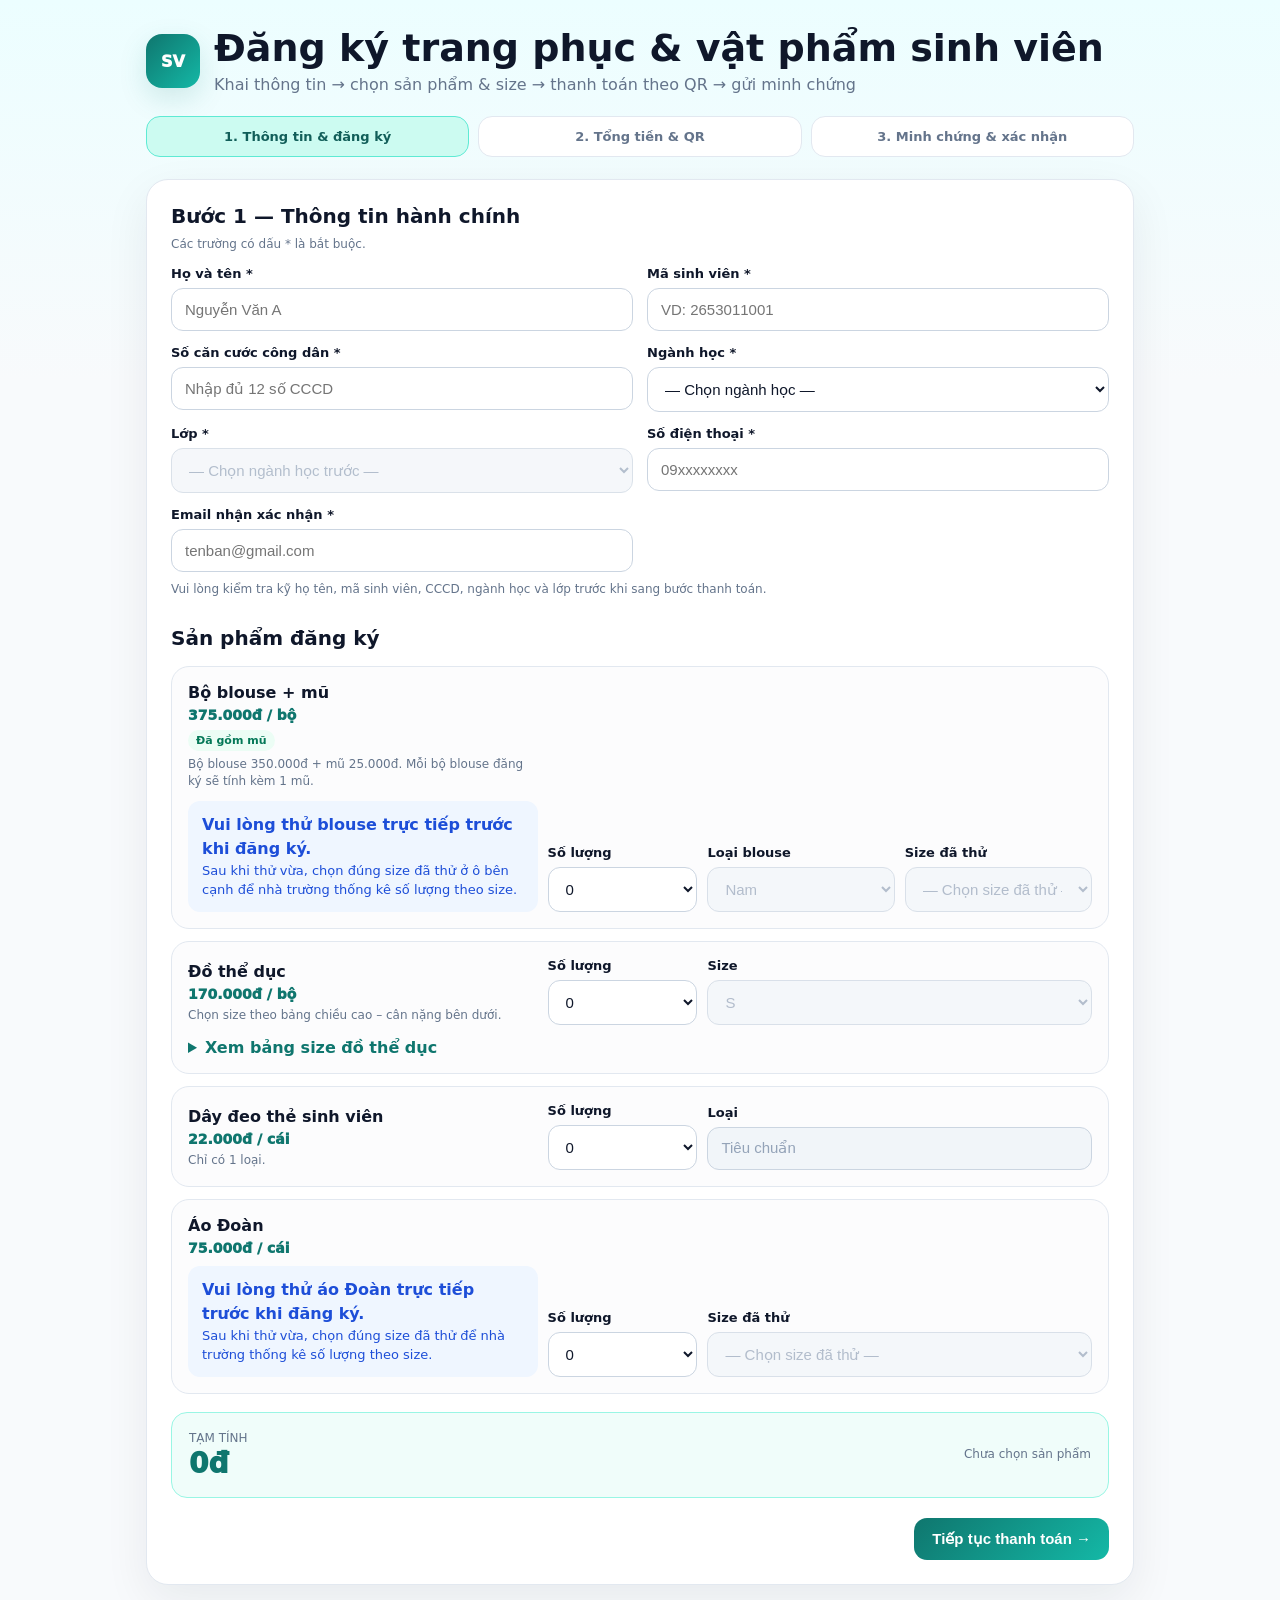
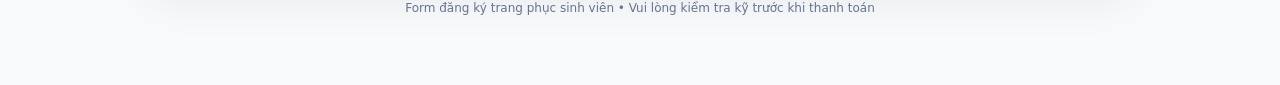
<file: index.html>
<!DOCTYPE html>
<html lang="vi">
<head>
<meta charset="utf-8">
<meta name="viewport" content="width=device-width, initial-scale=1">
<title>Đăng ký trang phục & vật phẩm sinh viên</title>
<link rel="stylesheet" href="styles.css">
</head>
<body>
<div class="wrap">
  <div class="top">
    <div class="logo">SV</div>
    <div>
      <h1>Đăng ký trang phục & vật phẩm sinh viên</h1>
      <div class="sub">Khai thông tin → chọn sản phẩm & size → thanh toán theo QR → gửi minh chứng</div>
    </div>
  </div>

  <div class="steps">
    <div class="step active" id="s1">1. Thông tin & đăng ký</div>
    <div class="step" id="s2">2. Tổng tiền & QR</div>
    <div class="step" id="s3">3. Minh chứng & xác nhận</div>
  </div>

  <section class="card" id="step1">
    <h2 class="section-title">Bước 1 — Thông tin hành chính</h2>
    <div class="required-note">Các trường có dấu * là bắt buộc.</div>
    <div class="grid">
      <div><label>Họ và tên *</label><input id="name" autocomplete="name" placeholder="Nguyễn Văn A"></div>
      <div><label>Mã sinh viên *</label><input id="studentId" placeholder="VD: 2653011001"></div>
      <div><label>Số căn cước công dân *</label><input id="cccd" inputmode="numeric" maxlength="12" placeholder="Nhập đủ 12 số CCCD"></div>
      <div><label>Lớp *</label><input id="className" placeholder="Chọn ngành học trước"></div>
      <div><label>Số điện thoại *</label><input id="phone" inputmode="tel" autocomplete="tel" placeholder="09xxxxxxxx"></div>
      <div><label>Email nhận xác nhận *</label><input id="email" type="email" autocomplete="email" placeholder="tenban@gmail.com"></div>
    </div>
    <div class="privacy">Vui lòng kiểm tra kỹ họ tên, mã sinh viên, CCCD, ngành học và lớp trước khi sang bước thanh toán.</div>

    <h2 class="section-title products-title">Sản phẩm đăng ký</h2>

    <div class="product">
      <div class="prow">
        <div class="pname">
          <strong>Bộ blouse + mũ</strong>
          <div class="price">375.000đ / bộ</div>
          <span class="tag">Đã gồm mũ</span>
          <div class="hint">Bộ blouse 350.000đ + mũ 25.000đ. Mỗi bộ blouse đăng ký sẽ tính kèm 1 mũ.</div>
          <div class="info" style="margin-top:10px"><strong>Vui lòng thử blouse trực tiếp trước khi đăng ký.</strong> Sau khi thử vừa, chọn đúng size đã thử ở ô bên cạnh để nhà trường thống kê số lượng theo size.</div>
        </div>
        <div><label>Số lượng</label><select id="q_blouse" class="qty"><option>0</option><option>1</option><option>2</option><option>3</option><option>4</option><option>5</option></select></div>
        <div><label>Loại blouse</label><select id="type_blouse"><option>Nam</option><option>Nữ</option></select></div>
        <div><label>Size đã thử</label><select id="sz_blouse"><option value="">— Chọn size đã thử —</option><option>S</option><option>M</option><option>L</option><option>XL</option><option>XXL</option></select></div>
      </div>
    </div>

    <div class="product">
      <div class="prow">
        <div class="pname"><strong>Đồ thể dục</strong><div class="price">170.000đ / bộ</div><div class="hint">Chọn size theo bảng chiều cao – cân nặng bên dưới.</div></div>
        <div><label>Số lượng</label><select id="q_sport" class="qty"><option>0</option><option>1</option><option>2</option><option>3</option><option>4</option><option>5</option></select></div>
        <div style="grid-column:span 2"><label>Size</label><select id="sz_sport"><option>S</option><option>M</option><option>L</option><option>XL</option><option>XXL</option></select></div>
      </div>
      <details class="guide">
        <summary>Xem bảng size đồ thể dục</summary>
        <div class="guidebox"><table>
          <tr><th>Size</th><th>Chiều cao</th><th>Cân nặng</th></tr>
          <tr><td>S</td><td>1m40–1m49</td><td>35–44 kg</td></tr>
          <tr><td>M</td><td>1m50–1m58</td><td>45–55 kg</td></tr>
          <tr><td>L</td><td>1m59–1m69</td><td>56–66 kg</td></tr>
          <tr><td>XL</td><td>1m70–1m80</td><td>67–77 kg</td></tr>
          <tr><td>XXL</td><td>1m81–1m90</td><td>78–95 kg</td></tr>
        </table></div>
      </details>
    </div>

    <div class="product">
      <div class="prow">
        <div class="pname"><strong>Dây đeo thẻ sinh viên</strong><div class="price">22.000đ / cái</div><div class="hint">Chỉ có 1 loại.</div></div>
        <div><label>Số lượng</label><select id="q_lanyard" class="qty"><option>0</option><option>1</option><option>2</option><option>3</option><option>4</option><option>5</option></select></div>
        <div style="grid-column:span 2"><label>Loại</label><input value="Tiêu chuẩn" disabled></div>
      </div>
    </div>

    <div class="product">
      <div class="prow">
        <div class="pname">
          <strong>Áo Đoàn</strong>
          <div class="price">75.000đ / cái</div>
          <div class="info" style="margin-top:10px"><strong>Vui lòng thử áo Đoàn trực tiếp trước khi đăng ký.</strong> Sau khi thử vừa, chọn đúng size đã thử để nhà trường thống kê số lượng theo size.</div>
        </div>
        <div><label>Số lượng</label><select id="q_union" class="qty"><option>0</option><option>1</option><option>2</option><option>3</option><option>4</option><option>5</option></select></div>
        <div style="grid-column:span 2"><label>Size đã thử</label><select id="sz_union"><option value="">— Chọn size đã thử —</option><option>S</option><option>M</option><option>L</option><option>XL</option><option>XXL</option></select></div>
      </div>
    </div>

    <div class="totalbar">
      <div><div class="mini">TẠM TÍNH</div><div class="num" id="liveTotal">0đ</div></div>
      <div class="mini" id="liveNote">Chưa chọn sản phẩm</div>
    </div>
    <div class="actions"><button class="primary" onclick="go2()">Tiếp tục thanh toán →</button></div>
  </section>

  <section class="card hidden" id="step2">
    <div class="summary">
      <div>
        <h2 class="section-title">Bước 2 — Kiểm tra đơn đăng ký</h2>
        <div id="personReview"></div>
        <div id="orderLines" style="margin-top:12px"></div>
        <div class="totalbox">
          <div class="mini">TỔNG THANH TOÁN</div>
          <div class="big" id="totalText">0đ</div>
          <div class="mini">Mã đăng ký: <strong class="order-code" id="orderCode"></strong></div>
        </div>
        <div class="warning"><strong>Lưu ý:</strong> QR sử dụng tài khoản nhận tiền thật. Chỉ thực hiện chuyển khoản khi bạn chắc chắn thông tin, số lượng và size đã chọn là chính xác. Với blouse và áo Đoàn, size phải là size đã thử trực tiếp.</div>
      </div>

      <div class="qrbox">
        <div style="font-weight:950;margin-bottom:10px">QUÉT QR THANH TOÁN</div>
        <img id="qr" alt="VietQR thanh toán">
        <div class="bank">
          <div class="bankrow"><span>Ngân hàng</span><strong>TPBank</strong></div>
          <div class="bankrow"><span>Số tài khoản</span><span><strong>10001778727</strong> <button class="copy" onclick="copyText('10001778727',this)">Copy</button></span></div>
          <div class="bankrow"><span>Chủ tài khoản</span><strong>HOANG LE PHI BACH</strong></div>
          <div class="bankrow"><span>Số tiền</span><strong id="bankAmount">0đ</strong></div>
          <div class="bankrow"><span>Nội dung CK</span><span><strong class="order-code" id="transferContent"></strong> <button class="copy" onclick="copyText(state.code,this)">Copy</button></span></div>
        </div>
        <div class="info">Vui lòng chuyển <strong>đúng số tiền</strong> và giữ nguyên <strong>nội dung chuyển khoản</strong> để thuận tiện đối soát.</div>
      </div>
    </div>
    <div class="actions"><button class="secondary" onclick="back1()">← Quay lại chỉnh sửa</button><button class="primary" onclick="go3()">Tôi đã thanh toán →</button></div>
  </section>

  <section class="card hidden" id="step3">
    <h2 class="section-title">Bước 3 — Tải minh chứng chuyển khoản</h2>
    <div class="upload">
      <div style="font-size:34px">📎</div>
      <div style="font-weight:900;margin:8px 0">Chọn ảnh chụp màn hình giao dịch</div>
      <input id="proof" type="file" accept="image/*" onchange="previewFile()" style="max-width:460px">
      <div class="mini" style="margin-top:8px">Ảnh JPG/PNG, tối đa 8 MB.</div>
      <div><img id="preview" class="preview" alt="Xem trước minh chứng"></div>
    </div>

    <div class="confirmline"><label><input type="checkbox" id="confirm"><span>Tôi xác nhận thông tin hành chính, sản phẩm, số lượng, size và số tiền chuyển khoản là chính xác.</span></label></div>
    <div class="warning"><strong>Blouse và áo Đoàn:</strong> size đã chọn trong form phải là size bạn đã thử trực tiếp và xác nhận mặc vừa.</div>
    <div class="actions"><button class="secondary" onclick="back2()">← Quay lại QR</button><button class="primary" onclick="finish()">Hoàn tất kiểm tra</button></div>
  </section>

  <section class="card hidden" id="done">
    <div class="success">
      <div class="check">✓</div>
      <h2>Đã tổng hợp thông tin đăng ký</h2>
      <div class="sub">Dưới đây là nội dung xác nhận đăng ký.</div>
      <div class="emailmock">
        <div class="mini">NỘI DUNG EMAIL XÁC NHẬN</div>
        <h3 style="margin:6px 0 12px">Xác nhận đăng ký trang phục & vật phẩm sinh viên</h3>
        <div id="emailBody"></div>
      </div>
      <div class="actions" style="justify-content:center"><button class="secondary" onclick="location.reload()">Tạo đăng ký mới</button></div>
    </div>
  </section>

  <div class="footer-note">Form đăng ký trang phục sinh viên • Vui lòng kiểm tra kỹ trước khi thanh toán</div>
</div>
<script src="app.js"></script>
</body>
</html>
</file>
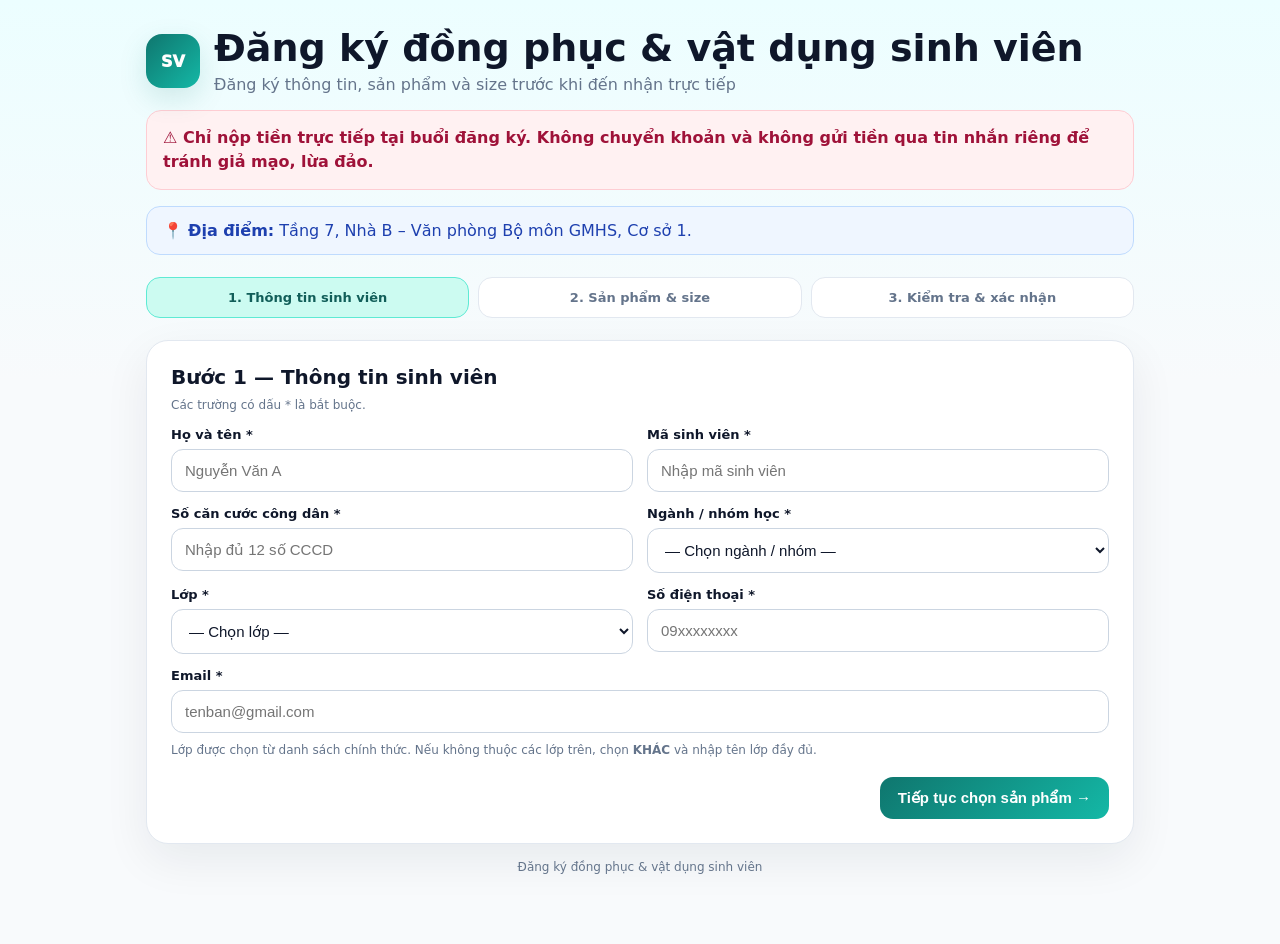
<file: dang-ky-3-ngay.html>
<!DOCTYPE html>
<html lang="vi">
<head>
<meta charset="utf-8">
<meta name="viewport" content="width=device-width, initial-scale=1">
<title>Đăng ký đồng phục & vật dụng sinh viên</title>
<link rel="stylesheet" href="styles.css">
<style>
.onsite{margin:16px 0;padding:15px 16px;border-radius:15px;background:#fff1f2;border:1px solid #fecdd3;color:#9f1239;font-weight:750;line-height:1.5}.place{margin:14px 0;padding:14px 16px;border-radius:14px;background:#eff6ff;border:1px solid #bfdbfe;color:#1e40af}.stock{display:inline-block;margin-top:7px;padding:5px 9px;border-radius:999px;background:#fff7ed;color:#c2410c;font-size:11px;font-weight:950}.pay-at-site{padding:16px;border-radius:16px;background:#fff7ed;border:1px solid #fed7aa;margin-top:14px}.pay-at-site .big{color:#c2410c}.qr-class-note{margin-top:8px;padding:9px 11px;border-radius:10px;background:#ecfdf5;border:1px solid #a7f3d0;color:#047857;font-size:12px;font-weight:800}.other-class{margin-top:2px}
</style>
</head>
<body>
<div class="wrap">
  <div class="top">
    <div class="logo">SV</div>
    <div>
      <h1>Đăng ký đồng phục & vật dụng sinh viên</h1>
      <div class="sub">Đăng ký thông tin, sản phẩm và size trước khi đến nhận trực tiếp</div>
    </div>
  </div>

  <div class="onsite">⚠️ <strong>Chỉ nộp tiền trực tiếp tại buổi đăng ký.</strong> Không chuyển khoản và không gửi tiền qua tin nhắn riêng để tránh giả mạo, lừa đảo.</div>
  <div class="place">📍 <strong>Địa điểm:</strong> Tầng 7, Nhà B – Văn phòng Bộ môn GMHS, Cơ sở 1.</div>

  <div class="steps">
    <div class="step active" id="s1">1. Thông tin sinh viên</div>
    <div class="step" id="s2">2. Sản phẩm & size</div>
    <div class="step" id="s3">3. Kiểm tra & xác nhận</div>
  </div>

  <section class="card" id="step1">
    <h2 class="section-title">Bước 1 — Thông tin sinh viên</h2>
    <div class="required-note">Các trường có dấu * là bắt buộc.</div>
    <div class="grid">
      <div><label>Họ và tên *</label><input id="name" autocomplete="name" placeholder="Nguyễn Văn A"></div>
      <div><label>Mã sinh viên *</label><input id="studentId" placeholder="Nhập mã sinh viên"></div>
      <div><label>Số căn cước công dân *</label><input id="cccd" inputmode="numeric" maxlength="12" placeholder="Nhập đủ 12 số CCCD"></div>
      <div><label>Ngành / nhóm học *</label><select id="major"><option value="">— Chọn ngành / nhóm —</option><option>Điều dưỡng</option><option>GMHS</option><option>Răng Hàm Mặt</option><option>YTCC</option><option>Dược</option><option>PHCN</option><option>Hình ảnh y học</option><option>Y khoa</option><option>Xét nghiệm Y học</option></select></div>
      <div>
        <label>Lớp *</label>
        <select id="className">
          <option value="">— Chọn lớp —</option>
          <option>ĐH ĐD 14A</option><option>ĐH ĐD 14B</option><option>ĐH ĐD 14C</option><option>ĐH ĐD 14D</option><option>ĐH ĐD 14E</option>
          <option>ĐH KT XNYH 14A</option><option>ĐH KT XNYH 14B</option>
          <option>ĐH KT HAYH 13A</option><option>ĐH KT HAYH 13B</option>
          <option>ĐH KT PHCN 13A</option><option>ĐH KT PHCN 13B</option>
          <option>ĐH Dược học 14A</option><option>ĐH Dược học 14B</option>
          <option>ĐH YK 12A</option><option>ĐH YK 12B</option><option>ĐH YK 12C</option><option>ĐH YK 12D</option>
          <option>ĐH YTCC 10</option>
          <option value="KHÁC">KHÁC — Không thuộc các lớp trên</option>
        </select>
        <div id="classQrNote" class="qr-class-note hidden"></div>
      </div>
      <div><label>Số điện thoại *</label><input id="phone" inputmode="tel" autocomplete="tel" placeholder="09xxxxxxxx"></div>
      <div id="otherClassWrap" class="full other-class hidden"><label>Tên lớp khác *</label><input id="otherClass" placeholder="Nhập đầy đủ tên lớp của bạn"></div>
      <div class="full"><label>Email *</label><input id="email" type="email" autocomplete="email" placeholder="tenban@gmail.com"></div>
    </div>
    <div class="privacy">Lớp được chọn từ danh sách chính thức. Nếu không thuộc các lớp trên, chọn <strong>KHÁC</strong> và nhập tên lớp đầy đủ.</div>
    <div class="actions"><button class="primary" onclick="go2()">Tiếp tục chọn sản phẩm →</button></div>
  </section>

  <section class="card hidden" id="step2">
    <h2 class="section-title">Bước 2 — Chọn đồng phục & vật dụng</h2>

    <div class="product"><div class="prow"><div class="pname"><strong>Blouse (áo + quần + mũ)</strong><div class="price">375.000đ / bộ</div><div class="info" style="margin-top:10px"><strong>Thử size trực tiếp.</strong> Sau khi mặc thử vừa, chọn đúng size đã thử để thống kê.</div></div><div><label>Số lượng</label><select id="q_blouse" class="qty"><option>0</option><option>1</option><option>2</option><option>3</option><option>4</option><option>5</option></select></div><div><label>Loại</label><select id="type_blouse"><option>Nam</option><option>Nữ</option></select></div><div><label>Size đã thử</label><select id="sz_blouse"><option value="">— Chọn size —</option><option>S</option><option>M</option><option>L</option><option>XL</option><option>XXL</option></select></div></div></div>

    <div class="product"><div class="prow"><div class="pname"><strong>Áo Đoàn</strong><div class="price">75.000đ / cái</div><div class="info" style="margin-top:10px"><strong>Thử size trực tiếp.</strong> Sau khi mặc thử vừa, chọn đúng size đã thử.</div></div><div><label>Số lượng</label><select id="q_union" class="qty"><option>0</option><option>1</option><option>2</option><option>3</option><option>4</option><option>5</option></select></div><div style="grid-column:span 2"><label>Size đã thử</label><select id="sz_union"><option value="">— Chọn size —</option><option>S</option><option>M</option><option>L</option><option>XL</option><option>XXL</option></select></div></div></div>

    <div class="product"><div class="prow"><div class="pname"><strong>Đồ thể dục</strong><div class="price">170.000đ / bộ</div><div class="hint">Chọn size theo bảng chiều cao – cân nặng.</div></div><div><label>Số lượng</label><select id="q_sport" class="qty"><option>0</option><option>1</option><option>2</option><option>3</option><option>4</option><option>5</option></select></div><div style="grid-column:span 2"><label>Size</label><select id="sz_sport"><option value="">— Chọn size —</option><option>S</option><option>M</option><option>L</option><option>XL</option><option>XXL</option></select></div></div><details class="guide"><summary>Xem bảng size đồ thể dục</summary><div class="guidebox"><table><tr><th>Size</th><th>Chiều cao</th><th>Cân nặng</th></tr><tr><td>S</td><td>1m40–1m49</td><td>35–44kg</td></tr><tr><td>M</td><td>1m50–1m58</td><td>45–55kg</td></tr><tr><td>L</td><td>1m59–1m69</td><td>56–66kg</td></tr><tr><td>XL</td><td>1m70–1m80</td><td>67–77kg</td></tr><tr><td>XXL</td><td>1m81–1m90</td><td>78–95kg</td></tr></table></div></details></div>

    <div class="product"><div class="prow"><div class="pname"><strong>Balo trường</strong><div class="price">180.000đ / cái</div><span class="stock">⚠ Chỉ có 250 cái toàn đợt</span><div class="hint">Số lượng thực tế được xác nhận theo tình trạng còn hàng tại thời điểm đăng ký trực tiếp.</div></div><div><label>Số lượng</label><select id="q_bag" class="qty"><option>0</option><option>1</option><option>2</option><option>3</option><option>4</option><option>5</option></select></div><div style="grid-column:span 2"><label>Loại</label><input value="Balo trường" disabled></div></div></div>

    <div class="product"><div class="prow"><div class="pname"><strong>Dây đeo thẻ có logo trường</strong><div class="price">22.000đ / cái</div></div><div><label>Số lượng</label><select id="q_lanyard" class="qty"><option>0</option><option>1</option><option>2</option><option>3</option><option>4</option><option>5</option></select></div><div style="grid-column:span 2"><label>Loại</label><input value="Có logo trường" disabled></div></div></div>

    <div class="totalbar"><div><div class="mini">TẠM TÍNH — NỘP TRỰC TIẾP</div><div class="num" id="liveTotal">0đ</div></div><div class="mini" id="liveNote">Chưa chọn sản phẩm</div></div>
    <div class="actions"><button class="secondary" onclick="back1()">← Quay lại</button><button class="primary" onclick="go3()">Kiểm tra đăng ký →</button></div>
  </section>

  <section class="card hidden" id="step3">
    <h2 class="section-title">Bước 3 — Kiểm tra & xác nhận</h2>
    <div id="review"></div>
    <div class="pay-at-site"><div class="mini">SỐ TIỀN DỰ KIẾN CẦN NỘP TRỰC TIẾP</div><div class="big" id="finalTotal">0đ</div><div class="warning"><strong>Không chuyển khoản.</strong> Chỉ nộp tiền trực tiếp tại Tầng 7, Nhà B – Văn phòng Bộ môn GMHS, Cơ sở 1.</div></div>
    <div class="confirmline"><label><input type="checkbox" id="confirm"><span>Tôi xác nhận thông tin, sản phẩm, số lượng và size đã chọn là chính xác.</span></label></div>
    <div class="actions"><button class="secondary" onclick="back2()">← Chỉnh sửa sản phẩm</button><button class="primary" onclick="finish()">Xác nhận đăng ký</button></div>
  </section>

  <section class="card hidden" id="done"><div class="success"><div class="check">✓</div><h2>Đã tổng hợp đăng ký</h2><div class="sub" id="doneText"></div><div class="warning" style="max-width:720px;margin:18px auto;text-align:left"><strong>Nhắc lại:</strong> không chuyển khoản hoặc gửi tiền qua tin nhắn riêng. Vui lòng nộp tiền trực tiếp tại buổi đăng ký.</div><div class="actions" style="justify-content:center"><button class="secondary" onclick="location.reload()">Tạo đăng ký mới</button></div></div></section>

  <div class="footer-note">Đăng ký đồng phục & vật dụng sinh viên</div>
</div>
<script src="dang-ky-3-ngay.js"></script>
</body>
</html>
</file>
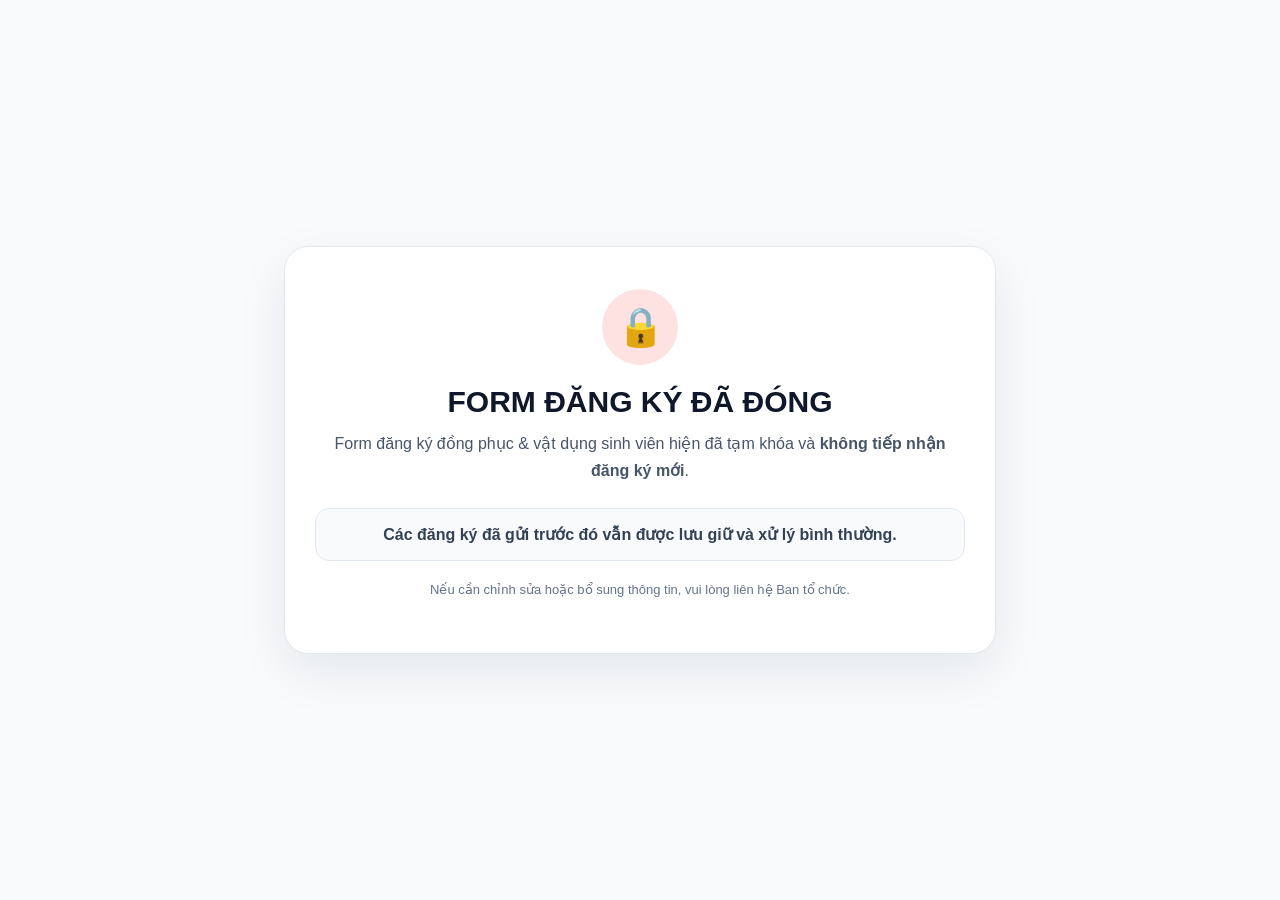
<file: dang-ky.html>
<!DOCTYPE html>
<html lang="vi">
<head>
<meta charset="utf-8">
<meta name="viewport" content="width=device-width, initial-scale=1">
<title>Form đăng ký đã đóng</title>
<style>
body{margin:0;min-height:100vh;display:flex;align-items:center;justify-content:center;background:#f8fafc;font-family:Arial,sans-serif;color:#0f172a}.closed{max-width:650px;margin:24px;padding:42px 30px;text-align:center;background:#fff;border:1px solid #e2e8f0;border-radius:24px;box-shadow:0 18px 50px rgba(15,23,42,.08)}.icon{width:76px;height:76px;margin:0 auto 20px;border-radius:50%;display:flex;align-items:center;justify-content:center;background:#fee2e2;font-size:38px}h1{margin:0 0 12px;font-size:30px}p{margin:10px 0;color:#475569;line-height:1.65;font-size:16px}.note{margin-top:24px;padding:16px;border-radius:14px;background:#f8fafc;border:1px solid #e2e8f0;color:#334155;font-weight:700}.small{margin-top:18px;font-size:13px;color:#64748b}
</style>
</head>
<body>
<div class="closed"><div class="icon">🔒</div><h1>FORM ĐĂNG KÝ ĐÃ ĐÓNG</h1><p>Form đăng ký đồng phục &amp; vật dụng sinh viên hiện đã tạm khóa và <strong>không tiếp nhận đăng ký mới</strong>.</p><div class="note">Các đăng ký đã gửi trước đó vẫn được lưu giữ và xử lý bình thường.</div><p class="small">Nếu cần chỉnh sửa hoặc bổ sung thông tin, vui lòng liên hệ Ban tổ chức.</p></div>
</body>
</html>
</file>
<file: styles.css>
:root{--p:#0f766e;--p2:#14b8a6;--ink:#0f172a;--muted:#64748b;--line:#e2e8f0;--soft:#f8fafc;--ok:#f0fdfa;--okline:#99f6e4;--warn:#fff7ed;--warnink:#9a3412;--info:#eff6ff;--infoink:#1d4ed8}*{box-sizing:border-box}body{margin:0;background:linear-gradient(180deg,#ecfeff 0,#f8fafc 380px);font-family:Inter,system-ui,-apple-system,Segoe UI,Roboto,Arial,sans-serif;color:var(--ink)}.wrap{max-width:1020px;margin:28px auto 70px;padding:0 16px}.top{display:flex;gap:14px;align-items:center}.logo{width:54px;height:54px;border-radius:16px;background:linear-gradient(135deg,var(--p),var(--p2));color:white;display:grid;place-items:center;font-weight:950;box-shadow:0 10px 28px #0f766e26}.top h1{font-size:clamp(24px,4vw,38px);line-height:1.08;margin:0}.sub{color:var(--muted);margin-top:6px}.steps{display:grid;grid-template-columns:repeat(3,1fr);gap:9px;margin:22px 0}.step{padding:12px;border:1px solid var(--line);border-radius:14px;background:white;text-align:center;font-size:13px;font-weight:850;color:var(--muted)}.step.active{background:#ccfbf1;border-color:#5eead4;color:#115e59}.step.done{background:var(--ok);color:var(--p)}.card{background:white;border:1px solid var(--line);border-radius:22px;padding:24px;box-shadow:0 16px 46px rgba(15,23,42,.07)}.section-title{font-size:20px;margin:0 0 16px}.grid{display:grid;grid-template-columns:1fr 1fr;gap:14px}.full{grid-column:1/-1}label{display:block;font-size:13px;font-weight:800;margin-bottom:7px}input,select{width:100%;padding:12px 13px;border:1px solid #cbd5e1;border-radius:12px;background:white;color:var(--ink);font-size:15px}input:focus,select:focus{outline:none;border-color:#2dd4bf;box-shadow:0 0 0 3px #99f6e433}input:disabled,select:disabled{background:#f1f5f9;color:#94a3b8}.products-title{margin-top:30px}.product{border:1px solid var(--line);border-radius:18px;padding:16px;margin-top:12px;background:#fcfcfd}.prow{display:grid;grid-template-columns:1.4fr .6fr .75fr .75fr;gap:10px;align-items:end}.pname strong{display:block;font-size:16px}.price{font-size:14px;color:var(--p);font-weight:950;margin-top:5px}.hint{font-size:12px;color:var(--muted);margin-top:5px;line-height:1.45}.tag{display:inline-block;margin-top:7px;padding:4px 8px;border-radius:999px;background:#ecfdf5;color:#047857;font-size:11px;font-weight:850}.guide{margin-top:13px}.guide summary{cursor:pointer;font-weight:850;color:var(--p)}.guidebox{margin-top:10px;border:1px solid var(--line);border-radius:14px;overflow:auto}.guidebox table{width:100%;border-collapse:collapse;min-width:430px;font-size:13px}.guidebox th,.guidebox td{padding:9px 10px;border-bottom:1px solid var(--line);text-align:left}.guidebox th{background:#f1f5f9}.guidebox tr:last-child td{border-bottom:0}.split{display:grid;grid-template-columns:1fr 1fr;gap:12px;margin-top:10px}.gtitle{font-weight:950}.mini{font-size:12px;color:var(--muted);line-height:1.45}.totalbar{margin-top:18px;padding:17px;border-radius:16px;background:var(--ok);border:1px solid var(--okline);display:flex;align-items:center;justify-content:space-between;gap:12px}.num{font-size:28px;font-weight:950;color:var(--p)}.actions{display:flex;justify-content:flex-end;gap:10px;margin-top:20px}button{border:0;border-radius:13px;padding:12px 18px;font-size:15px;font-weight:850;cursor:pointer}.primary{background:linear-gradient(135deg,var(--p),var(--p2));color:white}.secondary{background:#f1f5f9;color:#334155}.summary{display:grid;grid-template-columns:1fr 370px;gap:22px;align-items:start}.review{border:1px solid var(--line);border-radius:15px;padding:14px;background:#fff}.line{display:flex;justify-content:space-between;gap:14px;padding:10px 0;border-bottom:1px dashed var(--line)}.line:last-child{border-bottom:0}.totalbox{margin-top:14px;padding:17px;border-radius:16px;background:var(--ok);border:1px solid var(--okline)}.big{font-size:36px;font-weight:950;color:var(--p)}.qrbox{border:1px solid var(--line);border-radius:18px;padding:18px;text-align:center;background:white}.qrbox img{width:100%;max-width:320px;border-radius:12px}.bank{margin-top:12px;text-align:left;background:var(--soft);border-radius:13px;padding:12px}.bankrow{display:flex;justify-content:space-between;gap:10px;padding:6px 0;align-items:center}.copy{padding:6px 9px;border-radius:9px;font-size:12px;background:#e2e8f0;color:var(--ink)}.info{margin-top:12px;padding:12px 14px;border-radius:12px;background:var(--info);color:var(--infoink);font-size:13px;line-height:1.5}.warning{margin-top:12px;padding:12px 14px;border-radius:12px;background:var(--warn);color:var(--warnink);font-size:13px;line-height:1.5}.upload{border:2px dashed #94a3b8;border-radius:18px;padding:24px;text-align:center;background:var(--soft)}.preview{display:none;max-width:340px;max-height:380px;border-radius:14px;margin-top:14px}.confirmline{margin-top:18px;padding:13px;border-radius:13px;background:#f8fafc}.confirmline label{margin:0;display:flex;gap:9px;align-items:flex-start}.confirmline input{width:auto;margin-top:2px}.check{width:72px;height:72px;border-radius:50%;margin:0 auto 15px;background:#dcfce7;color:#15803d;display:grid;place-items:center;font-size:38px;font-weight:950}.success{text-align:center}.emailmock{margin:18px auto 0;max-width:700px;text-align:left;border:1px solid var(--line);border-radius:16px;padding:18px}.hidden{display:none!important}.required-note{font-size:12px;color:var(--muted);margin-top:-7px;margin-bottom:15px}.privacy{font-size:12px;color:var(--muted);margin-top:10px}.badge{display:inline-block;padding:4px 8px;background:#f1f5f9;border-radius:999px;font-size:11px;font-weight:850;color:#475569}.order-code{font-family:ui-monospace,SFMono-Regular,Menlo,monospace}.footer-note{text-align:center;color:var(--muted);font-size:12px;margin-top:16px}@media(max-width:820px){.grid,.summary,.split{grid-template-columns:1fr}.prow{grid-template-columns:1fr 1fr}.pname{grid-column:1/-1}.steps{grid-template-columns:1fr}.totalbar{flex-direction:column;align-items:flex-start}.card{padding:18px}.bankrow{align-items:flex-start}.top{align-items:flex-start}.logo{flex:0 0 auto}}
</file>
